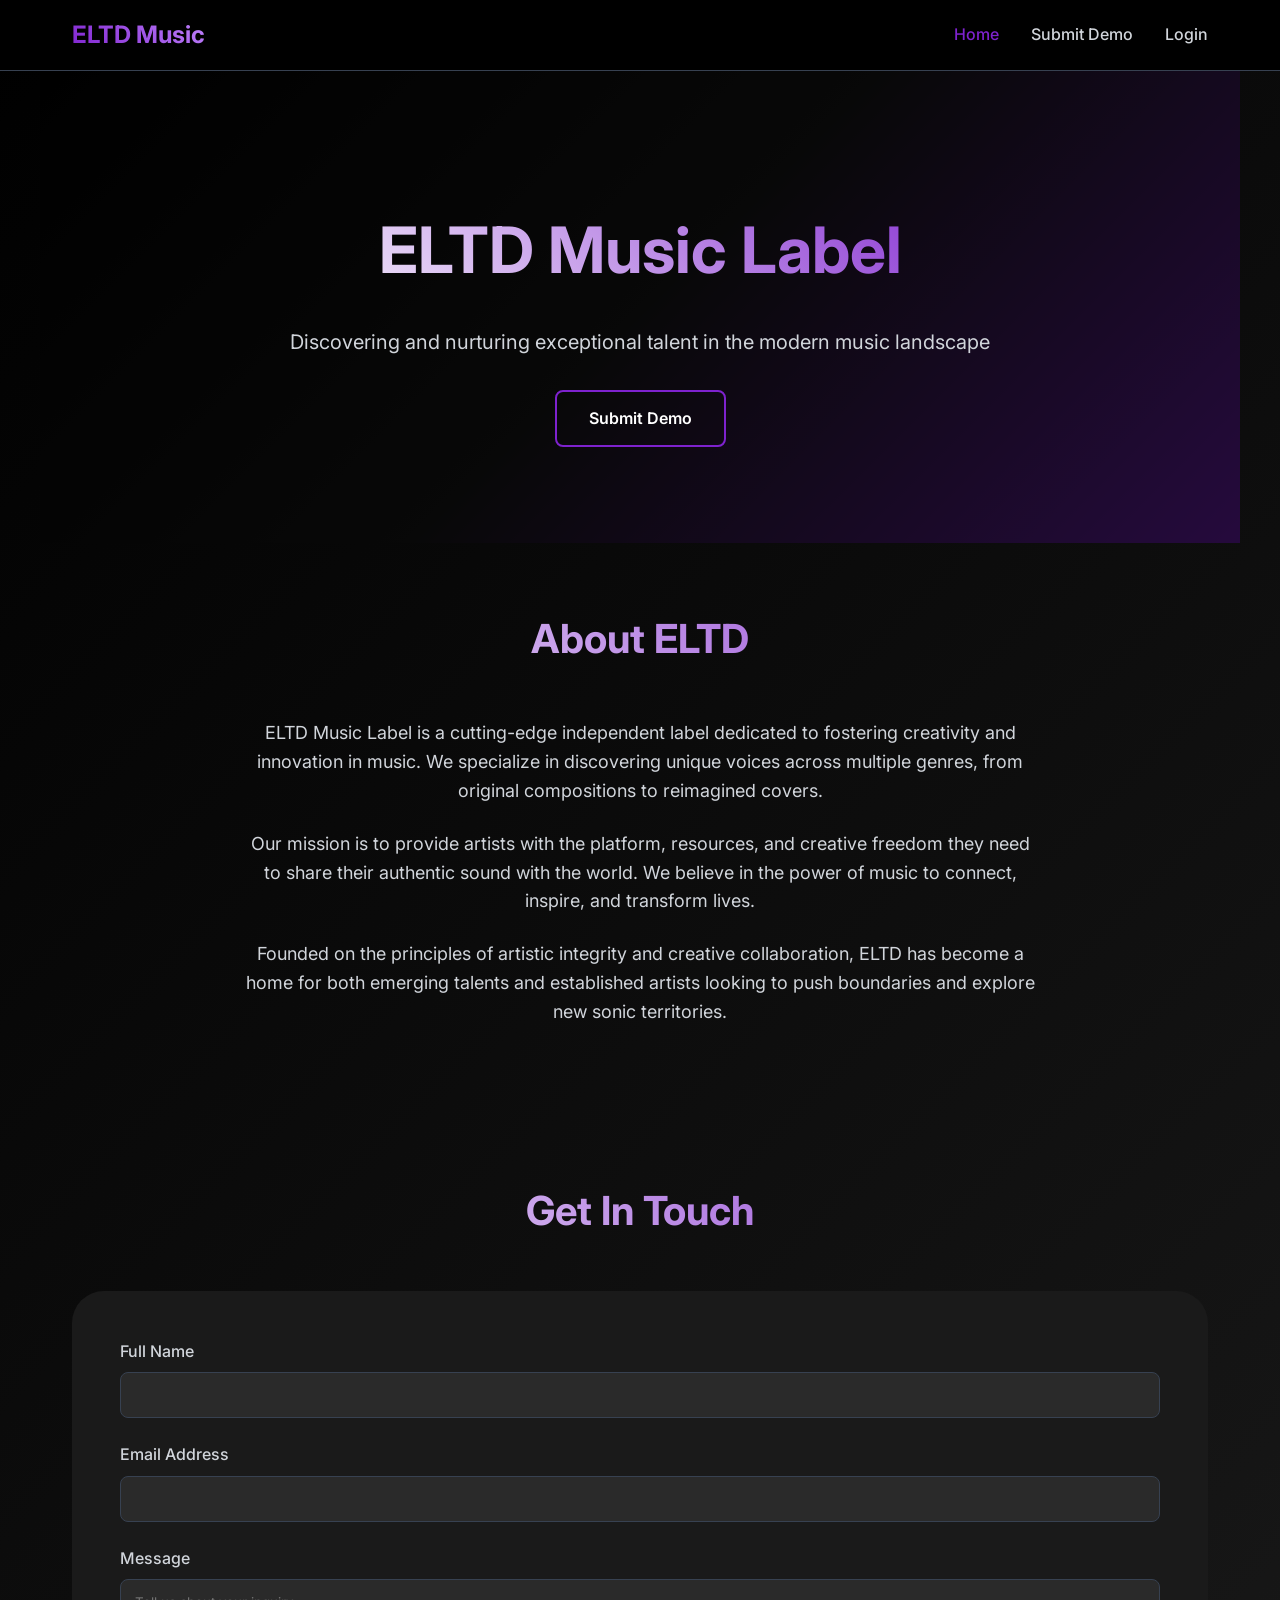
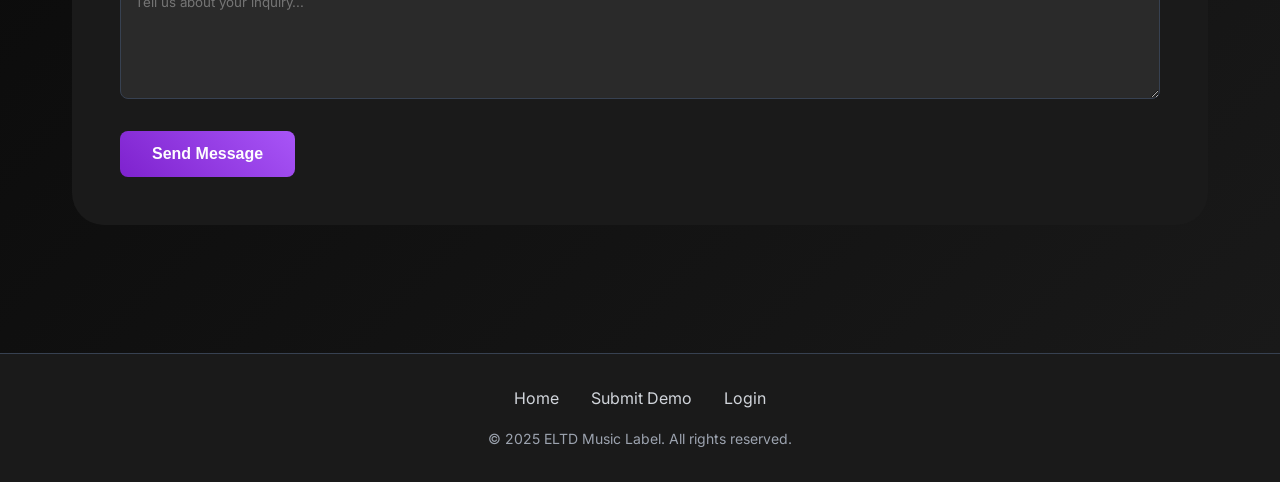
<file: index.html>
<!DOCTYPE html>
<html lang="en">
<head>
    <meta charset="UTF-8" />
    <meta name="viewport" content="width=device-width, initial-scale=1.0" />
    <title>ELTD Music Label - Home</title>
    <link rel="stylesheet" href="assets/style.css" />
    <link rel="icon" href="data:image/svg+xml,<svg xmlns='http://www.w3.org/2000/svg' viewBox='0 0 100 100'><text y='.9em' font-size='90'>🎵</text></svg>">
</head>
<body>
    <header>
        <nav>
            <a href="index.html" class="logo">ELTD Music</a>
            <ul class="nav-links">
                <li><a href="index.html" class="active">Home</a></li>
                <li><a href="submit-demo.html">Submit Demo</a></li>
                <li><a href="login.html">Login</a></li>
            </ul>
            <div class="mobile-menu">
                <span></span>
                <span></span>
                <span></span>
            </div>
        </nav>
    </header>

    <main>
        <!-- Hero Section -->
        <section class="hero">
            <div class="hero-content">
                <h1>ELTD Music Label</h1>
                <p>Discovering and nurturing exceptional talent in the modern music landscape</p>
                <div>
                    <a href="submit-demo.html" class="btn btn-secondary">Submit Demo</a>
                </div>
            </div>
        </section>

        <!-- About Section -->
        <section id="about">
            <h2 class="section-title">About ELTD</h2>
            <div class="about-content">
                <p>
                    ELTD Music Label is a cutting-edge independent label dedicated to fostering creativity and innovation in music.
                    We specialize in discovering unique voices across multiple genres, from original compositions to reimagined covers.
                </p>
                <p>
                    Our mission is to provide artists with the platform, resources, and creative freedom they need to share their
                    authentic sound with the world. We believe in the power of music to connect, inspire, and transform lives.
                </p>
                <p>
                    Founded on the principles of artistic integrity and creative collaboration, ELTD has become a home for
                    both emerging talents and established artists looking to push boundaries and explore new sonic territories.
                </p>
            </div>
        </section>

        <!-- Contact Section -->
        <section id="contact">
            <h2 class="section-title">Get In Touch</h2>
            <div class="contact">
                <div class="form-success-message" id="contact-success" style="display: none;">
                    <h2>Thank you for reaching out.</h2>
                    <p>We will get back to you as soon as possible.</p>
                </div>
                <form id="contact-form" action="https://formspree.io/f/mldbblqy" method="POST">
                    <input type="hidden" name="_to" value="info@eltdmusic.com" />
                    <input type="hidden" name="_subject" value="Contact Form Submission" />
                    <div class="form-group">
                        <label for="name">Full Name</label>
                        <input type="text" id="name" name="name" required />
                    </div>
                    <div class="form-group">
                        <label for="email">Email Address</label>
                        <input type="email" id="email" name="email" required />
                    </div>
                    <div class="form-group">
                        <label for="message">Message</label>
                        <textarea id="message" name="message" placeholder="Tell us about your inquiry..." required></textarea>
                    </div>
                    <button type="submit" class="btn btn-primary">Send Message</button>
                </form>
            </div>
        </section>
    </main>

    <footer>
        <div class="footer-content">
            <div class="footer-links">
                <a href="index.html">Home</a>
                <a href="submit-demo.html">Submit Demo</a>
                <a href="login.html">Login</a>
            </div>
            <div class="footer-bottom">
                <p>&copy; 2025 ELTD Music Label. All rights reserved.</p>
            </div>
        </div>
    </footer>

    <script>
    document.getElementById('contact-form').addEventListener('submit', function(e) {
      e.preventDefault();
      const formData = new FormData(this);
      fetch(this.action, {
        method: 'POST',
        body: formData,
        headers: { 'Accept': 'application/json' }
      })
        .then(response => {
          if (response.ok) {
            document.getElementById('contact-success').style.display = 'block';
            this.style.display = 'none';
            document.getElementById('contact-success').scrollIntoView({ behavior: 'smooth' });
          } else {
            throw new Error('Network response was not ok');
          }
        })
        .catch(error => {
          console.error('Error:', error);
          alert('There was an error sending your message. Please try again.');
        });
    });
    </script>
</body>
</html>
</file>
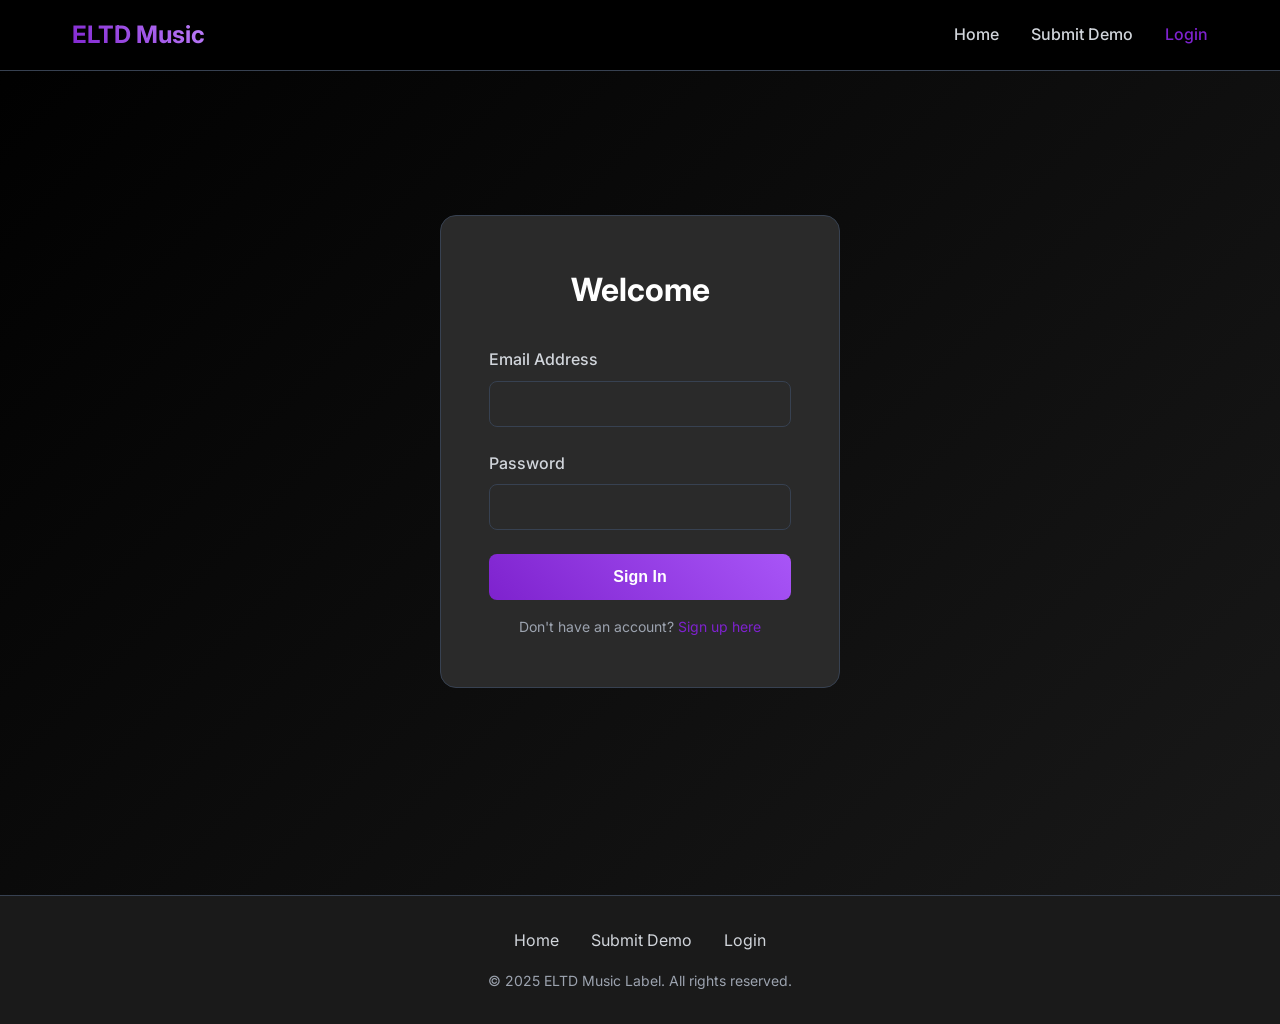
<file: login.html>
<!DOCTYPE html>
<html lang="en">
<head>
    <meta charset="UTF-8" />
    <meta name="viewport" content="width=device-width, initial-scale=1.0" />
    <title>Login - ELTD Music Label</title>
    <link rel="stylesheet" href="assets/style.css" />
    <link rel="icon" href="data:image/svg+xml,<svg xmlns='http://www.w3.org/2000/svg' viewBox='0 0 100 100'><text y='.9em' font-size='90'>🎵</text></svg>">
</head>
<body>
    <header>
        <nav>
            <a href="index.html" class="logo">ELTD Music</a>
            <ul class="nav-links">
                <li><a href="index.html">Home</a></li>
                <li><a href="submit-demo.html">Submit Demo</a></li>
                <li><a href="login.html" class="active">Login</a></li>
            </ul>
            <div class="mobile-menu">
                <span></span>
                <span></span>
                <span></span>
            </div>
        </nav>
    </header>

    <main>
        <div class="auth-container">
            <form class="auth-form">
                <h1>Welcome</h1>
                <div class="form-group">
                    <label for="email">Email Address</label>
                    <input type="email" id="email" name="email" required />
                </div>
                <div class="form-group">
                    <label for="password">Password</label>
                    <input type="password" id="password" name="password" required />
                </div>
                <button type="submit" class="btn btn-primary" style="width: 100%; margin-bottom: 1rem;">Sign In</button>
                <p class="text-center" style="color: var(--text-muted); font-size: 0.875rem;">
                    Don't have an account? <a href="submit-demo.html" style="color: var(--primary-color); text-decoration: none;">Sign up here</a>
                </p>
            </form>
        </div>
    </main>

    <footer>
        <div class="footer-content">
            <div class="footer-links">
                <a href="index.html">Home</a>
                <a href="submit-demo.html">Submit Demo</a>
                <a href="login.html">Login</a>
            </div>
            <div class="footer-bottom">
                <p>&copy; 2025 ELTD Music Label. All rights reserved.</p>
            </div>
        </div>
    </footer>

    <script>
        document.querySelector('.auth-form').addEventListener('submit', function (e) {
            e.preventDefault(); // Formun gönderilmesini engeller

            // Önce varsa eski hatayı kaldır
            const oldError = document.getElementById('login-error');
            if (oldError) oldError.remove();

            // Hata mesajı oluştur
            const error = document.createElement('p');
            error.id = 'login-error';
            error.textContent = 'Access denied. Unauthorized user credentials detected. Please contact your administrator.';
            error.style.color = 'red';
            error.style.fontSize = '0.875rem';
            error.style.marginTop = '1rem';
            error.style.textAlign = 'center';

            // Form sonuna ekle
            document.querySelector('.auth-form').appendChild(error);
        });
    </script>
</body>
</html>
</file>
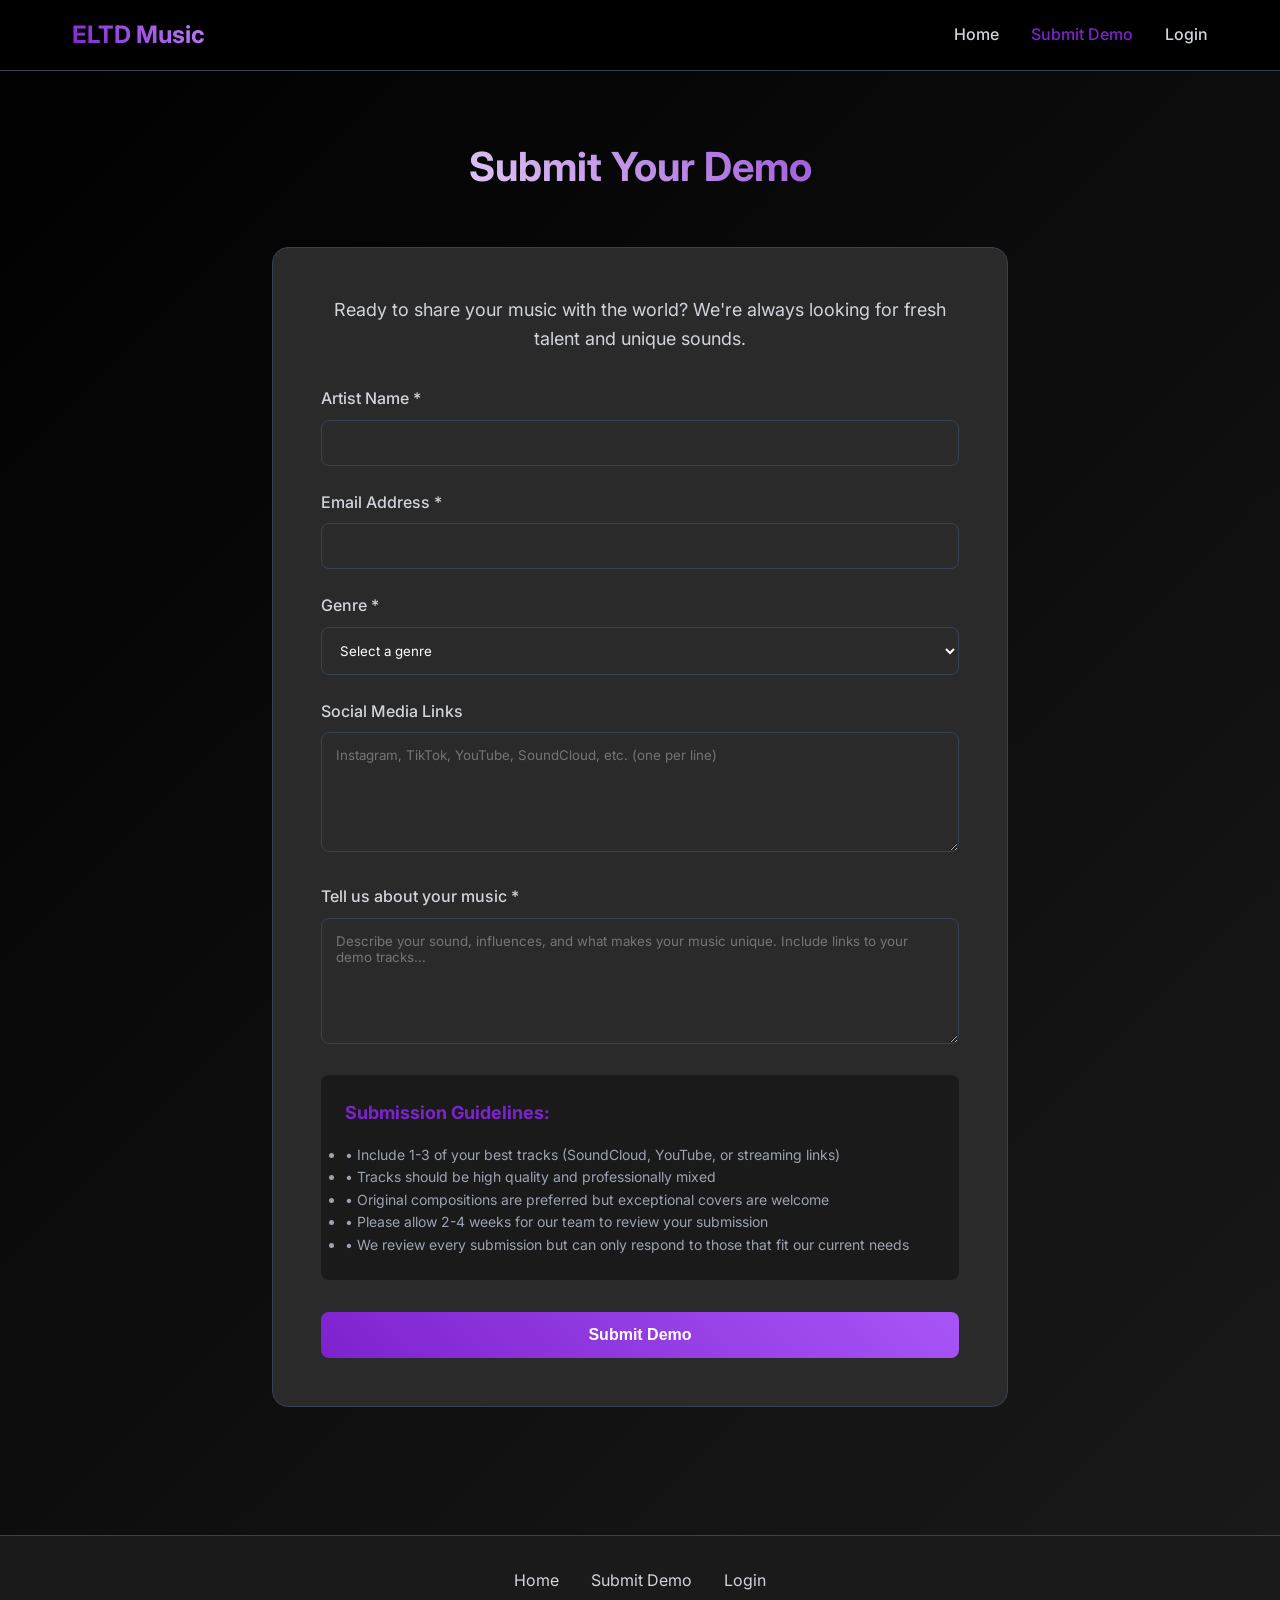
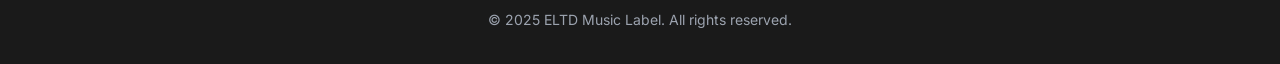
<file: submit-demo.html>
<!DOCTYPE html>
<html lang="en">
<head>
    <meta charset="UTF-8" />
    <meta name="viewport" content="width=device-width, initial-scale=1.0" />
    <title>Submit Demo - ELTD Music Label</title>
    <link rel="stylesheet" href="assets/style.css" />
    <link rel="icon" href="data:image/svg+xml,<svg xmlns='http://www.w3.org/2000/svg' viewBox='0 0 100 100'><text y='.9em' font-size='90'>🎵</text></svg>">
</head>
<body>
    <header>
        <nav>
            <a href="index.html" class="logo">ELTD Music</a>
            <ul class="nav-links">
                <li><a href="index.html">Home</a></li>
                <li><a href="submit-demo.html" class="active">Submit Demo</a></li>
                <li><a href="login.html">Login</a></li>
            </ul>
            <div class="mobile-menu">
                <span></span>
                <span></span>
                <span></span>
            </div>
        </nav>
    </header>

    <main>
        <section style="padding: 4rem 2rem; max-width: 800px; margin: 0 auto;">
            <h1 class="section-title">Submit Your Demo</h1>
            <div style="background: var(--bg-card); padding: 3rem; border-radius: 1rem; border: 1px solid var(--border-color);">
                <div class="form-success-message" id="demo-success" style="display: none;">
                    <h2>Thank you for reaching out.</h2>
                    <p>We will get back to you as soon as possible.</p>
                </div>

                <div id="demo-form-container">
                    <p style="text-align: center; color: var(--text-secondary); margin-bottom: 2rem; font-size: 1.125rem;">
                        Ready to share your music with the world? We're always looking for fresh talent and unique sounds.
                    </p>

                    <form id="demo-form" action="https://formspree.io/f/mldbblqy" method="POST">
                        <input type="hidden" name="_to" value="info@eltdmusic.com" />
                        <input type="hidden" name="_subject" value="New Demo Submission" />

                        <div class="form-group">
                            <label for="artistName">Artist Name *</label>
                            <input type="text" id="artistName" name="artistName" required />
                        </div>

                        <div class="form-group">
                            <label for="email">Email Address *</label>
                            <input type="email" id="email" name="email" required />
                        </div>

                        <div class="form-group">
                            <label for="genre">Genre *</label>
                            <select id="genre" name="genre" required>
                                <option value="">Select a genre</option>
                                <option value="pop">Pop</option>
                                <option value="rock">Rock</option>
                                <option value="hip-hop">Hip-Hop/Rap</option>
                                <option value="electronic">Electronic</option>
                                <option value="r&b">R&B/Soul</option>
                                <option value="indie">Indie</option>
                                <option value="folk">Folk</option>
                                <option value="jazz">Jazz</option>
                                <option value="alternative">Alternative</option>
                                <option value="other">Other</option>
                            </select>
                        </div>

                        <div class="form-group">
                            <label for="socialLinks">Social Media Links</label>
                            <textarea id="socialLinks" name="socialLinks" rows="3" placeholder="Instagram, TikTok, YouTube, SoundCloud, etc. (one per line)"></textarea>
                        </div>

                        <div class="form-group">
                            <label for="demoMessage">Tell us about your music *</label>
                            <textarea id="demoMessage" name="demoMessage" rows="6" placeholder="Describe your sound, influences, and what makes your music unique. Include links to your demo tracks..." required></textarea>
                        </div>

                        <div style="background: var(--bg-secondary); padding: 1.5rem; border-radius: 0.5rem; margin-bottom: 2rem;">
                            <h3 style="color: var(--primary-color); margin-bottom: 1rem; font-size: 1.125rem;">Submission Guidelines:</h3>
                            <ul style="color: var(--text-muted); font-size: 0.875rem; line-height: 1.6;">
                                <li>• Include 1-3 of your best tracks (SoundCloud, YouTube, or streaming links)</li>
                                <li>• Tracks should be high quality and professionally mixed</li>
                                <li>• Original compositions are preferred but exceptional covers are welcome</li>
                                <li>• Please allow 2-4 weeks for our team to review your submission</li>
                                <li>• We review every submission but can only respond to those that fit our current needs</li>
                            </ul>
                        </div>

                        <button type="submit" class="btn btn-primary" style="width: 100%;">Submit Demo</button>
                    </form>
                </div>
            </div>
        </section>
    </main>

    <footer>
        <div class="footer-content">
            <div class="footer-links">
                <a href="index.html">Home</a>
                <a href="submit-demo.html">Submit Demo</a>
                <a href="login.html">Login</a>
            </div>
            <div class="footer-bottom">
                <p>&copy; 2025 ELTD Music Label. All rights reserved.</p>
            </div>
        </div>
    </footer>

    <script>
        document.getElementById('demo-form').addEventListener('submit', function (e) {
            e.preventDefault();
            const formData = new FormData(this);
            fetch(this.action, {
                method: 'POST',
                body: formData,
                headers: { 'Accept': 'application/json' }
            }).then(response => {
                if (response.ok) {
                    document.getElementById('demo-success').style.display = 'block';
                    document.getElementById('demo-form-container').style.display = 'none';
                    document.getElementById('demo-success').scrollIntoView({ behavior: 'smooth' });
                } else {
                    throw new Error('Network response was not ok');
                }
            }).catch(error => {
                console.error('Error:', error);
                alert('There was an error submitting your demo. Please try again.');
            });
        });
    </script>
</body>
</html>
</file>
<file: assets/style.css>
/* Import Google Fonts */
@import url('https://fonts.googleapis.com/css2?family=Inter:wght@300;400;500;600;700&display=swap');

/* CSS Reset and Base Styles */
* {
  margin: 0;
  padding: 0;
  box-sizing: border-box;
}

:root {
  --primary-color: #7e22ce;
  --secondary-color: #a855f7;
  --accent-color: #c084fc;
  --text-primary: #ffffff;
  --text-secondary: #d1d5db;
  --text-muted: #9ca3af;
  --bg-primary: #000000;
  --bg-secondary: #1a1a1a;
  --bg-card: #2a2a2a;
  --border-color: #374151;
  --success-color: #10b981;
  --warning-color: #f59e0b;
  --error-color: #ef4444;
}

body {
  font-family: 'Inter', sans-serif;
  background: linear-gradient(135deg, var(--bg-primary) 0%, var(--bg-secondary) 100%);
  color: var(--text-primary);
  line-height: 1.6;
  min-height: 100vh;
}

/* Header Styles */
header {
  background: rgba(0, 0, 0, 0.95);
  backdrop-filter: blur(10px);
  position: sticky;
  top: 0;
  z-index: 1000;
  border-bottom: 1px solid var(--border-color);
}

nav {
  max-width: 1200px;
  margin: 0 auto;
  padding: 1rem 2rem;
  display: flex;
  justify-content: space-between;
  align-items: center;
}

.logo {
  font-size: 1.5rem;
  font-weight: 700;
  background: linear-gradient(45deg, var(--primary-color), var(--accent-color));
  -webkit-background-clip: text;
  background-clip: text;
  -webkit-text-fill-color: transparent;
  text-decoration: none;
}

.nav-links {
  display: flex;
  list-style: none;
  gap: 2rem;
}

.nav-links a {
  color: var(--text-secondary);
  text-decoration: none;
  font-weight: 500;
  transition: color 0.3s ease;
}

.nav-links a:hover,
.nav-links a.active {
  color: var(--primary-color);
}

/* Mobile Navigation */
.mobile-menu {
  display: none;
  flex-direction: column;
  cursor: pointer;
}

.mobile-menu span {
  width: 25px;
  height: 3px;
  background: var(--text-primary);
  margin: 3px 0;
  transition: 0.3s;
}

/* Main Content */
main {
  min-height: calc(100vh - 140px);
}

/* Hero Section */
.hero {
  text-align: center;
  padding: 8rem 2rem 6rem;
  background: linear-gradient(135deg, var(--bg-primary) 0%, var(--bg-secondary) 50%, var(--primary-color) 100%);
  position: relative;
  overflow: hidden;
}

.hero::before {
  content: '';
  position: absolute;
  top: 0;
  left: 0;
  right: 0;
  bottom: 0;
  background: rgba(0, 0, 0, 0.7);
  z-index: 1;
}

.hero-content {
  position: relative;
  z-index: 2;
  max-width: 800px;
  margin: 0 auto;
}

.hero h1 {
  font-size: clamp(2.5rem, 5vw, 4rem);
  font-weight: 700;
  margin-bottom: 1.5rem;
  background: linear-gradient(45deg, var(--text-primary), var(--primary-color));
  -webkit-background-clip: text;
  background-clip: text;
  -webkit-text-fill-color: transparent;
}

.hero p {
  font-size: 1.25rem;
  color: var(--text-secondary);
  margin-bottom: 2rem;
}

/* Buttons */
.btn {
  display: inline-block;
  padding: 0.875rem 2rem;
  border: none;
  border-radius: 0.5rem;
  font-weight: 600;
  text-decoration: none;
  cursor: pointer;
  transition: all 0.3s ease;
  font-size: 1rem;
}

.btn-primary {
  background: linear-gradient(45deg, var(--primary-color), var(--secondary-color));
  color: var(--text-primary);
}

.btn-primary:hover {
  transform: translateY(-2px);
  box-shadow: 0 10px 25px rgba(126, 34, 206, 0.3);
}

.btn-secondary {
  background: transparent;
  color: var(--text-primary);
  border: 2px solid var(--primary-color);
}

.btn-secondary:hover {
  background: var(--primary-color);
  transform: translateY(-2px);
}

/* Sections */
section {
  padding: 4rem 2rem;
  max-width: 1200px;
  margin: 0 auto;
}

.section-title {
  text-align: center;
  font-size: 2.5rem;
  font-weight: 700;
  margin-bottom: 3rem;
  background: linear-gradient(45deg, var(--text-primary), var(--primary-color));
  -webkit-background-clip: text;
  background-clip: text;
  -webkit-text-fill-color: transparent;
}

/* About Section */
.about-content {
  max-width: 800px;
  margin: 0 auto;
  text-align: center;
}

.about-content p {
  font-size: 1.125rem;
  color: var(--text-secondary);
  margin-bottom: 1.5rem;
}

/* Artists Section */
.artists-grid {
  display: grid;
  grid-template-columns: repeat(auto-fit, minmax(280px, 1fr));
  gap: 2rem;
  margin-top: 3rem;
}

.artist-card {
  background: var(--bg-card);
  border-radius: 1rem;
  padding: 2rem;
  text-align: center;
  border: 1px solid var(--border-color);
  transition: all 0.3s ease;
}

.artist-card:hover {
  transform: translateY(-5px);
  box-shadow: 0 20px 40px rgba(0, 0, 0, 0.3);
  border-color: var(--primary-color);
}

.artist-avatar {
  width: 80px;
  height: 80px;
  background: linear-gradient(45deg, var(--primary-color), var(--accent-color));
  border-radius: 50%;
  margin: 0 auto 1rem;
  display: flex;
  align-items: center;
  justify-content: center;
  font-size: 2rem;
  font-weight: 700;
}

.artist-card h3 {
  font-size: 1.25rem;
  font-weight: 600;
  margin-bottom: 0.5rem;
}

.artist-genre {
  color: var(--primary-color);
  font-weight: 500;
  margin-bottom: 1rem;
}

.artist-card p {
  color: var(--text-muted);
  font-size: 0.875rem;
}

/* Contact Section */
.contact {
  background: var(--bg-secondary);
  border-radius: 2rem;
  padding: 3rem;
  margin-top: 2rem;
}

.form-group {
  margin-bottom: 1.5rem;
}

.form-group label {
  display: block;
  margin-bottom: 0.5rem;
  font-weight: 500;
  color: var(--text-secondary);
}

.form-group input,
.form-group textarea,
.form-group select {
  width: 100%;
  padding: 0.875rem;
  border: 1px solid var(--border-color);
  border-radius: 0.5rem;
  background: var(--bg-card);
  color: var(--text-primary);
  font-family: inherit;
  transition: border-color 0.3s ease;
}

.form-group input:focus,
.form-group textarea:focus,
.form-group select:focus {
  outline: none;
  border-color: var(--primary-color);
  box-shadow: 0 0 0 3px rgba(126, 34, 206, 0.1);
}

.form-group textarea {
  resize: vertical;
  min-height: 120px;
}

/* Success Message */
.form-success-message {
  background: var(--bg-card);
  border: 2px solid var(--success-color);
  border-radius: 1rem;
  padding: 3rem;
  text-align: center;
  margin-bottom: 2rem;
}

.form-success-message h2 {
  color: var(--success-color);
  margin-bottom: 1rem;
  font-size: 1.5rem;
}

.form-success-message p {
  color: var(--text-secondary);
  font-size: 1.125rem;
}

/* Auth Forms */
.auth-container {
  min-height: calc(100vh - 140px);
  display: flex;
  align-items: center;
  justify-content: center;
  padding: 2rem;
}

.auth-form {
  background: var(--bg-card);
  padding: 3rem;
  border-radius: 1rem;
  width: 100%;
  max-width: 400px;
  border: 1px solid var(--border-color);
}

.auth-form h1 {
  text-align: center;
  margin-bottom: 2rem;
  font-size: 2rem;
  font-weight: 700;
}

/* Social Links */
.social-links {
  display: flex;
  justify-content: center;
  gap: 1.5rem;
  margin-top: 2rem;
}

.social-link {
  display: inline-flex;
  align-items: center;
  gap: 0.5rem;
  padding: 0.75rem 1.5rem;
  background: var(--bg-card);
  color: var(--text-primary);
  text-decoration: none;
  border-radius: 0.5rem;
  border: 1px solid var(--border-color);
  transition: all 0.3s ease;
  font-weight: 500;
}

.social-link:hover {
  background: var(--primary-color);
  border-color: var(--primary-color);
  transform: translateY(-2px);
}

/* Success Message for Forms */
.success-message {
  background: var(--success-color);
  color: white;
  padding: 1rem;
  border-radius: 0.5rem;
  margin-bottom: 2rem;
  text-align: center;
  font-weight: 500;
  display: none;
}

.success-message.show {
  display: block;
}

/* 404 Styles */
.error-container {
  min-height: calc(100vh - 140px);
  display: flex;
  align-items: center;
  justify-content: center;
  text-align: center;
  padding: 2rem;
}

.error-content h1 {
  font-size: 8rem;
  font-weight: 700;
  background: linear-gradient(45deg, var(--primary-color), var(--accent-color));
  -webkit-background-clip: text;
  background-clip: text;
  -webkit-text-fill-color: transparent;
  margin-bottom: 1rem;
}

.error-content h2 {
  font-size: 2rem;
  margin-bottom: 1rem;
}

.error-content p {
  color: var(--text-secondary);
  margin-bottom: 2rem;
}

/* Footer */
footer {
  background: var(--bg-secondary);
  border-top: 1px solid var(--border-color);
  padding: 2rem;
  text-align: center;
  margin-top: 4rem;
}

.footer-content {
  max-width: 1200px;
  margin: 0 auto;
}

.footer-links {
  display: flex;
  justify-content: center;
  gap: 2rem;
  margin-bottom: 1rem;
  flex-wrap: wrap;
}

.footer-links a {
  color: var(--text-secondary);
  text-decoration: none;
  transition: color 0.3s ease;
}

.footer-links a:hover {
  color: var(--primary-color);
}

.footer-bottom {
  color: var(--text-muted);
  font-size: 0.875rem;
}

/* Responsive Design */
@media (max-width: 768px) {
  .nav-links {
    display: none;
  }
  
  .mobile-menu {
    display: flex;
  }
  
  .hero {
    padding: 6rem 1rem 4rem;
  }
  
  section {
    padding: 3rem 1rem;
  }
  
  .artists-grid {
    grid-template-columns: 1fr;
  }
  
  .contact {
    padding: 2rem;
    margin: 1rem;
  }
  
  .auth-form {
    padding: 2rem;
    margin: 1rem;
  }
  
  nav {
    padding: 1rem;
  }
  
  .footer-links {
    flex-direction: column;
    gap: 1rem;
  }
  
  .social-links {
    flex-direction: column;
    align-items: center;
  }
}

@media (max-width: 480px) {
  .hero h1 {
    font-size: 2rem;
  }
  
  .section-title {
    font-size: 2rem;
  }
  
  .artist-card {
    padding: 1.5rem;
  }
  
  .auth-form {
    padding: 1.5rem;
  }
}

/* Utility Classes */
.text-center { text-align: center; }
.mt-1 { margin-top: 0.25rem; }
.mt-2 { margin-top: 0.5rem; }
.mt-3 { margin-top: 0.75rem; }
.mt-4 { margin-top: 1rem; }
.mb-1 { margin-bottom: 0.25rem; }
.mb-2 { margin-bottom: 0.5rem; }
.mb-3 { margin-bottom: 0.75rem; }
.mb-4 { margin-bottom: 1rem; }
</file>
